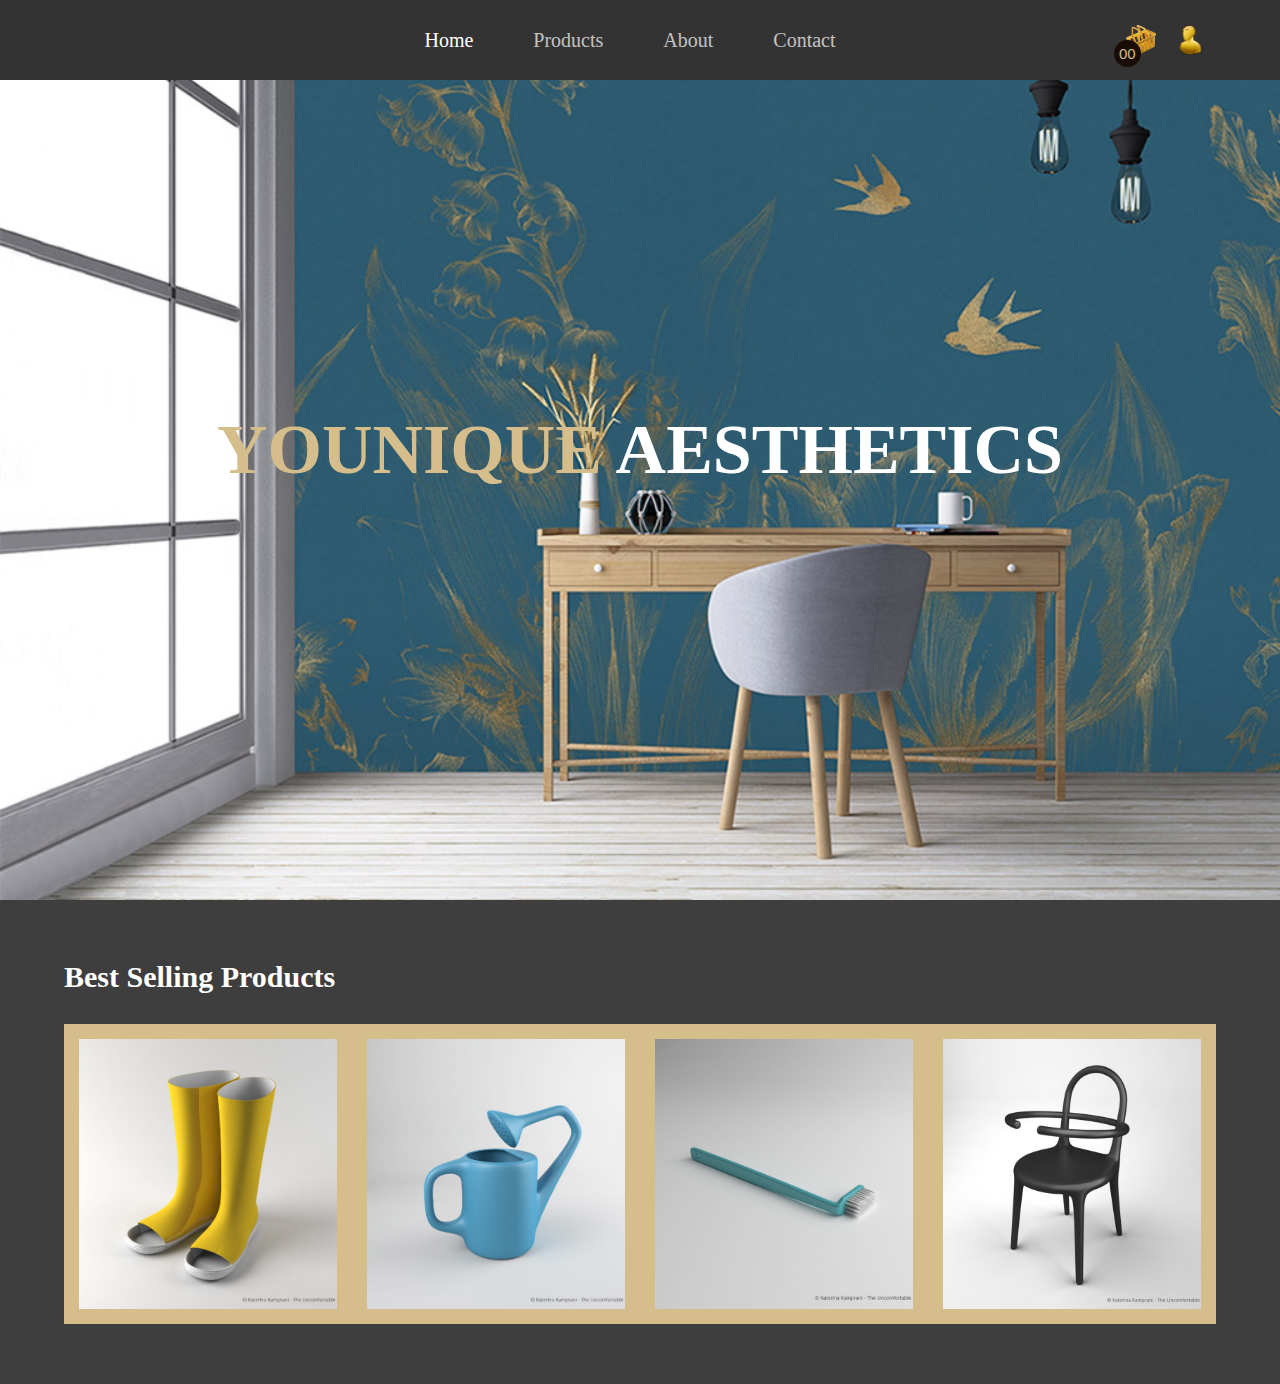
<file: index.html>
<!DOCTYPE html>
<html lang="en">
<head>
     <meta charset="UTF-8">
     <meta http-equiv="X-UA-Compatible" content="IE=edge">
     <meta name="viewport" content="width=device-width, initial-scale=1.0">
     <title>Home</title>
     <link rel="stylesheet" href="style.css">
</head>
<body>

     <!--Navbar Section-->
     <nav class="navbar">
          <ul class="links-container">
               <li class="link-item"><a href="#" class="link active">Home</a></li>
               <li class="link-item"><a href="product.html" class="link">Products</a></li>
               <li class="link-item"><a href="signup-2.html" class="link">About</a></li>
               <li class="link-item"><a href="login.html" class="link">Contact</a></li>
          </ul>
          <div class="user-interactions">
               <div class="cart">
                    <img src="cart-1.png" class="cart-icon">
                    <span class="cart-item-count">00</span>
               </div>
               <div class="user">
                    <img src="user-2.png" class="user-icon" alt="">
               </div>
          </div>
     </nav>
     <!--Hero Section-->
     <div class="header-section">
          <h1 class="header-heading"><span>YOUNIQUE</span> AESTHETICS</h1>
     </div>

     <!--Best selling products-->
     <section class="best-selling-products-section">
          <h1 class="section-title">Best Selling Products</h1>
          <div class="product-container">
               <div class="product-card">
                    <img src="p1.jpg" class="product-img" alt="">
                    <p class="product-name">Welcome Boots</p>
               </div>
     
               <div class="product-card">
                    <img src="p2.jpg" class="product-img" alt="">
                    <p class="product-name">Flower Yourself</p>
               </div>
          
               <div class="product-card">
                    <img src="p3.jpg" class="product-img" alt="">
                    <p class="product-name">Crooked Brush</p>
               </div>
          
               <div class="product-card">
                    <img src="p4.jpg" class="product-img" alt="">
                    <p class="product-name">No-touch Chair</p>
               </div>
          </div>
     </section>
</body>
</html>
</file>
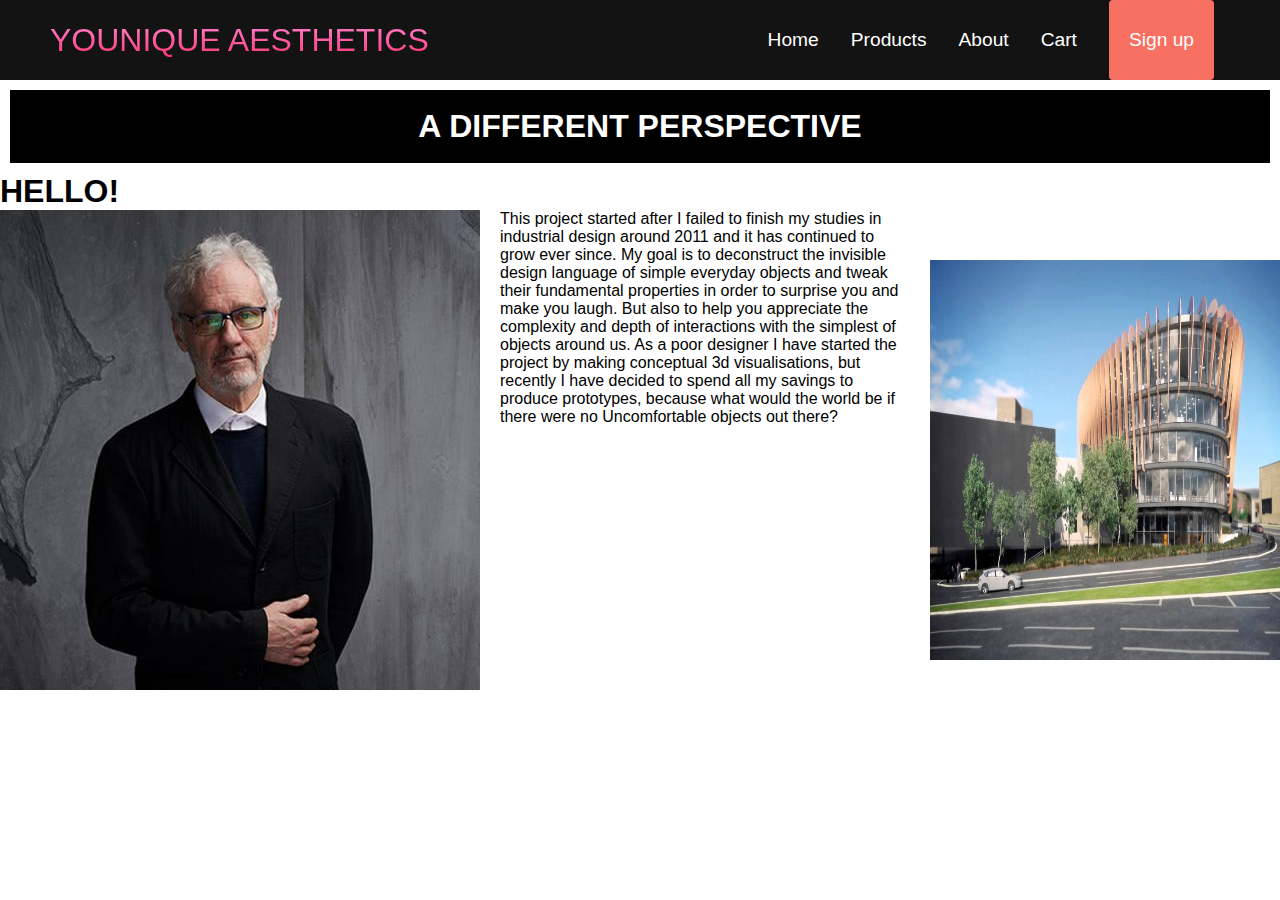
<file: about.html>
<html>
<!--about page-->
<head>
    <title>About</title>
</head>
<style>
*{
    box-sizing: border-box;
    margin: 0;
    padding: 0;
    font-family: 'Helvetica', sans-serif;
}

.navbar{
    background-color: #131313;
    height: 80;
    display:flex;
    justify-content: center;
    align-items:center;
    font-size: 1.2rem;
    position: sticky;
    top:0;
    z-index: 999; 
}

.navbar_container{
    display:flex;
    justify-content: space-between;
    height: 80px;
    z-index: 1;
    width: 100%;
    max-width: 1300px; 
    margin: 0 auto;
    padding: 0 50px;

}

#navbar_logo{
    background-color:green;
    background-image:linear-gradient(to top, #ff0844 0%, #ffb1ff 100%);
    background-size: 100%;
    -webkit-background-clip: text;
    -moz-background-clip: text;
    -webkit-text-fill-color: transparent;
    -moz-text-fill-color: transparent;
    display: flex;
    align-items: center;
    cursor: pointer;
    text-decoration: none;
    font-size: 2rem;
}

.fa-gem{
    margin-right: 0.5rem;
}

.navbar_menu{
    display: flex;
    align-items: center;
    list-style: none;
    text-align: center;
}

.navbar_items{
    height: 80px;
}

.navbar_links{
    color: white;
    display:flex;
    align-items: center;
    justify-content: center;
    text-decoration: none;
    padding: 0 1rem;
    height: 100%;
}

.navbar_btn{
    display:flex;
    align-items: center;
    justify-content: center;
    text-decoration: none;
    padding: 0 1rem;
    height: 100%;
}

.button{
    display:flex;
    justify-content: center;
    align-items: center;
    text-decoration: none;
    padding: 10px 20px;
    height: 100%;
    width: 100%;
    border:none;
    outline: none;
    border-radius: 4px;
    background: #f77062;
    color:#fff;
}

.button:hover{
    background: rgb(149, 50, 50);
    transition: all 0.3s ease;
}

.navbar_links:hover{
    background: rgb(149, 50, 50);
    transition: all 0.3s ease;
}

body {
  margin: 0;
  font-family: Arial;
  background-color: white;
}

.aboutbox {
  margin: 10px;
  background-color: #000000;
}
.about{
    text-align: center;
    color: white;
}
.para{
    text-align: left;
    position: absolute;
    top: 210px;
    left: 500px;
    width: 400px;
    
}

#buildingimg{
    position:absolute;
    top: 50px;
    left: 430px;

}

</style>
<body>
    <!--Navbar Section-->
    <nav class="navbar">
        <div class="navbar_container">
             <a href="/index.html" id="navbar_logo">YOUNIQUE AESTHETICS</a>
             <ul class="navbar_menu">
             <li class="navbar_item">
                  <a href="/index.html" class="navbar_links">Home</a>
             </li>
             <li class="navbar_item">
                  <a href="/products.html" class="navbar_links">Products</a>
             </li>
             <li class="navbar_item">
                  <a href="/about.html" class="navbar_links">About</a>
             </li>

             <li class="navbar_item">
                  <a href="/products.html" class="navbar_links">Cart</a>
             </li>
             <li class="navbar_btn">
                  <a href="/signup.html" class="button">Sign up</a>
             </li>
             </ul>
        </div>
   </nav>
  <div class="aboutbox">
    <div class="about">
        <br>
        <h1>A DIFFERENT PERSPECTIVE</h1>
        <br>
    </div>
</div>  
    <h1>HELLO!</h1>
    <img src="james.jpg">
    <div class="para">
    <p>This project started after I failed to finish my studies in industrial design around 2011 and it has continued to grow ever since. My goal is to deconstruct the invisible design language of simple everyday objects and tweak their fundamental properties in order to surprise you and make you laugh. But also to help you appreciate the complexity and depth of interactions with the simplest of objects around us. As a poor designer I have started the project by making conceptual 3d visualisations, but recently I have decided to spend all my savings to produce prototypes, because what would the world be if there were no Uncomfortable objects out there?</p>
    </p>
    <img src="building.jpg", style="height: 400px; width: 400px;", id="buildingimg">
    </div>
 
</body>
</html>
</file>
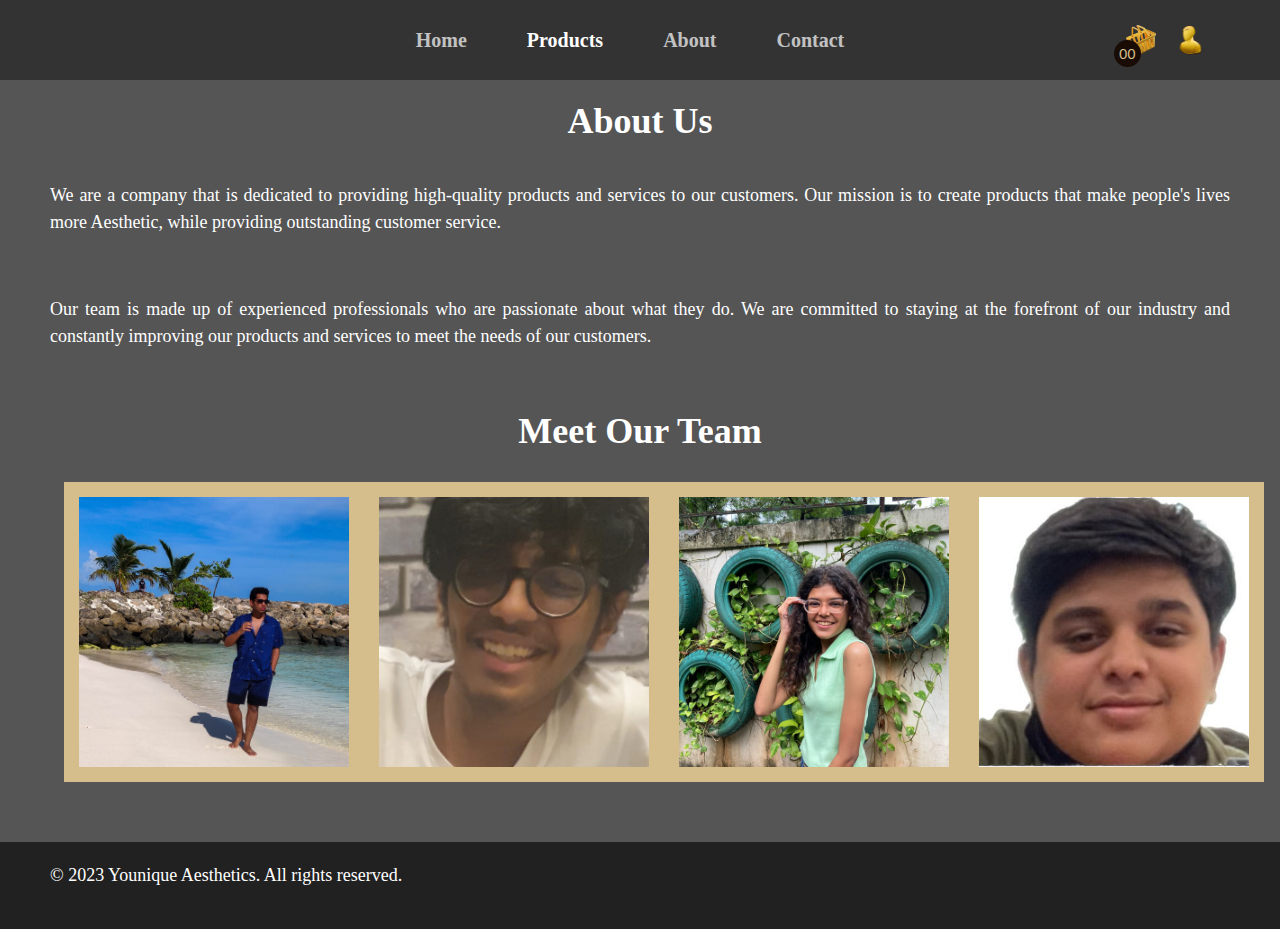
<file: aboutus.html>
<!DOCTYPE html>
<html>
  <head>
    <title>About Us</title>
    <link rel="stylesheet" href="aboutus.css">
    <link rel="stylesheet" href="style.css">
  </head>
  <body>
     <!--Navbar Section-->
     <nav class="navbar">
        <ul class="links-container">
             <li class="link-item"><a href="index.html" class="link">Home</a></li>
             <li class="link-item"><a href="product.html" class="link active">Products</a></li>
             <li class="link-item"><a href="signup-2.html" class="link">About</a></li>
             <li class="link-item"><a href="login.html" class="link">Contact</a></li>
        </ul>
        <div class="user-interactions">
           <div class="cart">
                <a href="cart.html">
                    <img src="cart-1.png" class="cart-icon">
               </a>
                    <span class="cart-item-count">00</span>
               </div>
               <div class="user">
                    <a href="login.html">
                    <img src="user-2.png" class="user-icon" alt="">
               </a>
   </nav>
   
    <main>
      <section class="about">
        <h1>About Us</h1>
        <p>We are a company that is dedicated to providing high-quality products and services to our customers. Our mission is to create products that make people's lives more Aesthetic, while providing outstanding customer service.</p>
        <p>Our team is made up of experienced professionals who are passionate about what they do. We are committed to staying at the forefront of our industry and constantly improving our products and services to meet the needs of our customers.</p>
      </section>
      <h2>Meet Our Team</h2>
      <section class="team">

        <div class="product-container">
            <div class="product-card">
                 <img src="prakhar.jpg" class="product-img" alt="">
                 <p class="product-name">Prakhar Gupta</p>
            </div>
  
            <div class="product-card">
                 <img src="yash.jpg" class="product-img" alt="">
                 <p class="product-name">Yash Jain</p>
            </div>
       
            <div class="product-card">
                 <img src="shriya.jpg" class="product-img" alt="">
                 <p class="product-name">Shriya Sankhe</p>
            </div>
       
            <div class="product-card">
                 <img src="divit.jpg" class="product-img" alt="">
                 <p class="product-name">Divit Prasad</p>
            </div>
       </div>
      </section>
    </main>
    <footer>
      <p>&copy; 2023 Younique Aesthetics. All rights reserved.</p>
    </footer>
  </body>
</html>
</file>
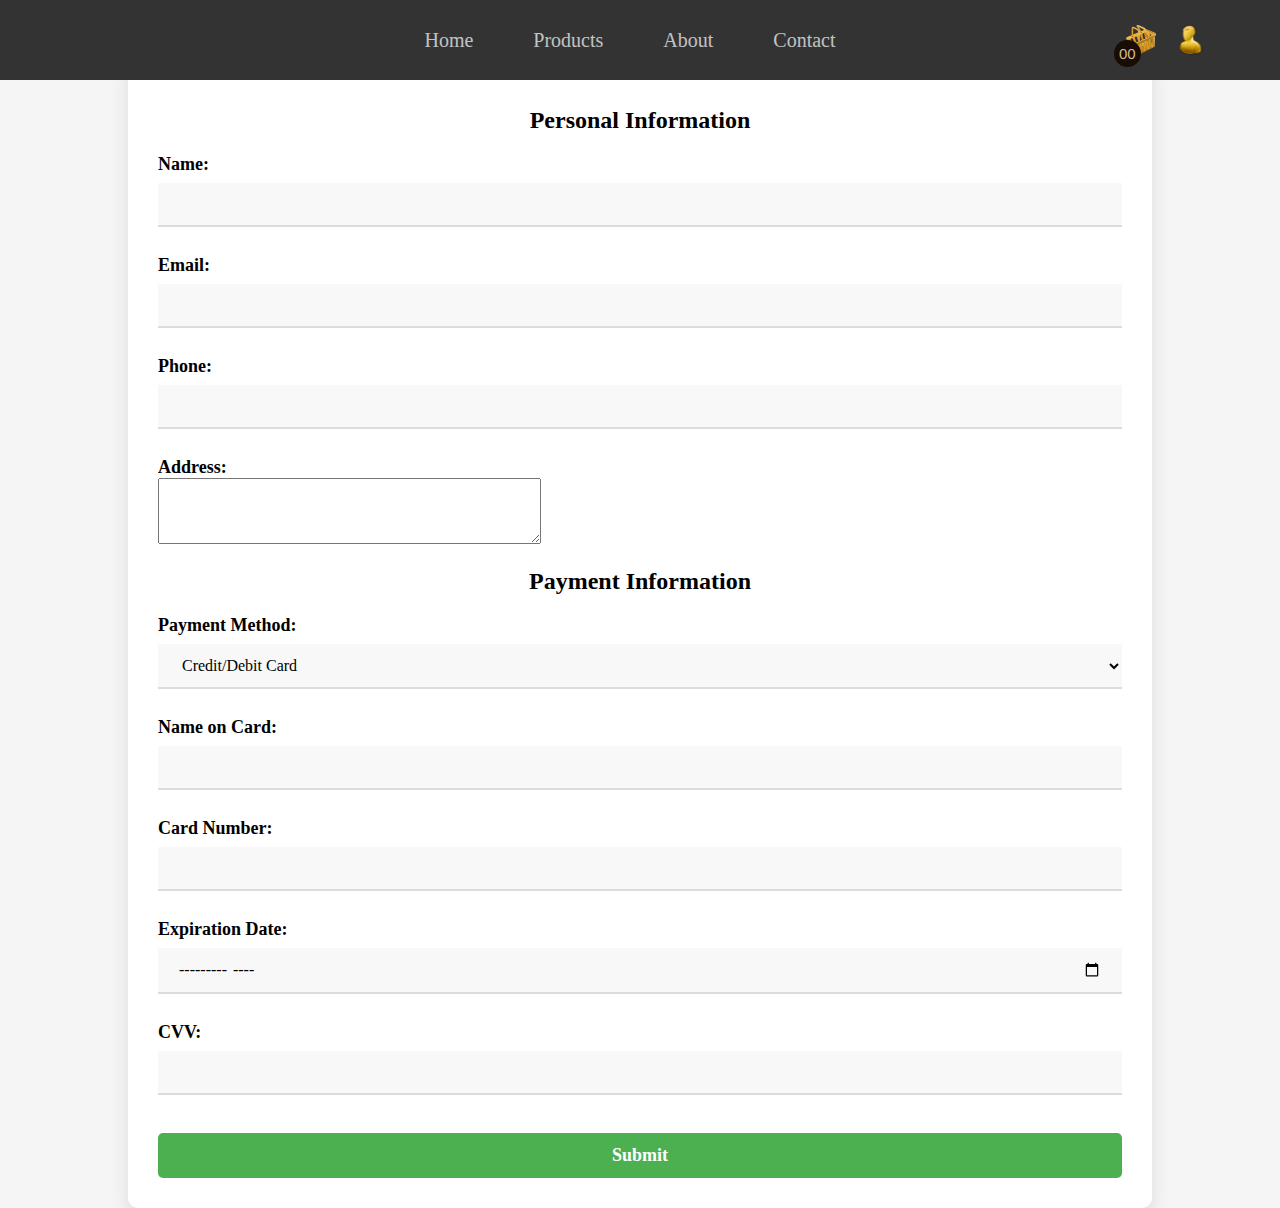
<file: checkout.html>
<!DOCTYPE html>
<html>
  <head>
    <title>Checkout</title>
    <link rel="stylesheet" href="checkout.css">
    <link rel="stylesheet" href="style.css">
  </head>
  <body>
        <!--Navbar Section-->
        <nav class="navbar">
            <ul class="links-container">
                 <li class="link-item"><a href="index.html" class="link">Home</a></li>
                 <li class="link-item"><a href="product.html" class="link">Products</a></li>
                 <li class="link-item"><a href="signup-2.html" class="link">About</a></li>
                 <li class="link-item"><a href="login.html" class="link">Contact</a></li>
            </ul>
            <div class="user-interactions">
                 <div class="cart">
                    <a href="cart.html">
                        <img src="cart-1.png" class="cart-icon">
                   </a>
                        <span class="cart-item-count">00</span>
                   </div>
                   <div class="user">
                        <a href="login.html">
                        <img src="user-2.png" class="user-icon" alt="">
                   </a>
            </div>
       </nav>
    <h1>Checkout</h1>
    <form>
      <h2>Personal Information</h2>
      <label for="name">Name:</label>
      <input type="text" id="name" name="name" required>
      <label for="email">Email:</label>
      <input type="email" id="email" name="email" required>
      <label for="phone">Phone:</label>
      <input type="tel" id="phone" name="phone" pattern="[0-9]{3}-[0-9]{3}-[0-9]{4}" required>
      <label for="address">Address:</label>
      <textarea id="address" name="address" rows="4" cols="50" required></textarea>
      
      <h2>Payment Information</h2>
      <label for="paymentMethod">Payment Method:</label>
      <select id="paymentMethod" name="paymentMethod" required>
        <option value="card">Credit/Debit Card</option>
        <option value="cod">Cash on Delivery</option>
        <option value="gpay">Google Pay</option>
        <option value="paytm">Paytm</option>
      </select>
      <label for="cardname">Name on Card:</label>
      <input type="text" id="cardname" name="cardname" required>
      <label for="cardnumber">Card Number:</label>
      <input type="text" id="cardnumber" name="cardnumber" pattern="[0-9]{16}" required>
      <label for="expdate">Expiration Date:</label>
      <input type="month" id="expdate" name="expdate" required>
      <label for="cvv">CVV:</label>
      <input type="text" id="cvv" name="cvv" pattern="[0-9]{3}" required>
      
      <button type="submit">Submit</button>
    </form>
  </body>
</html>
</file>
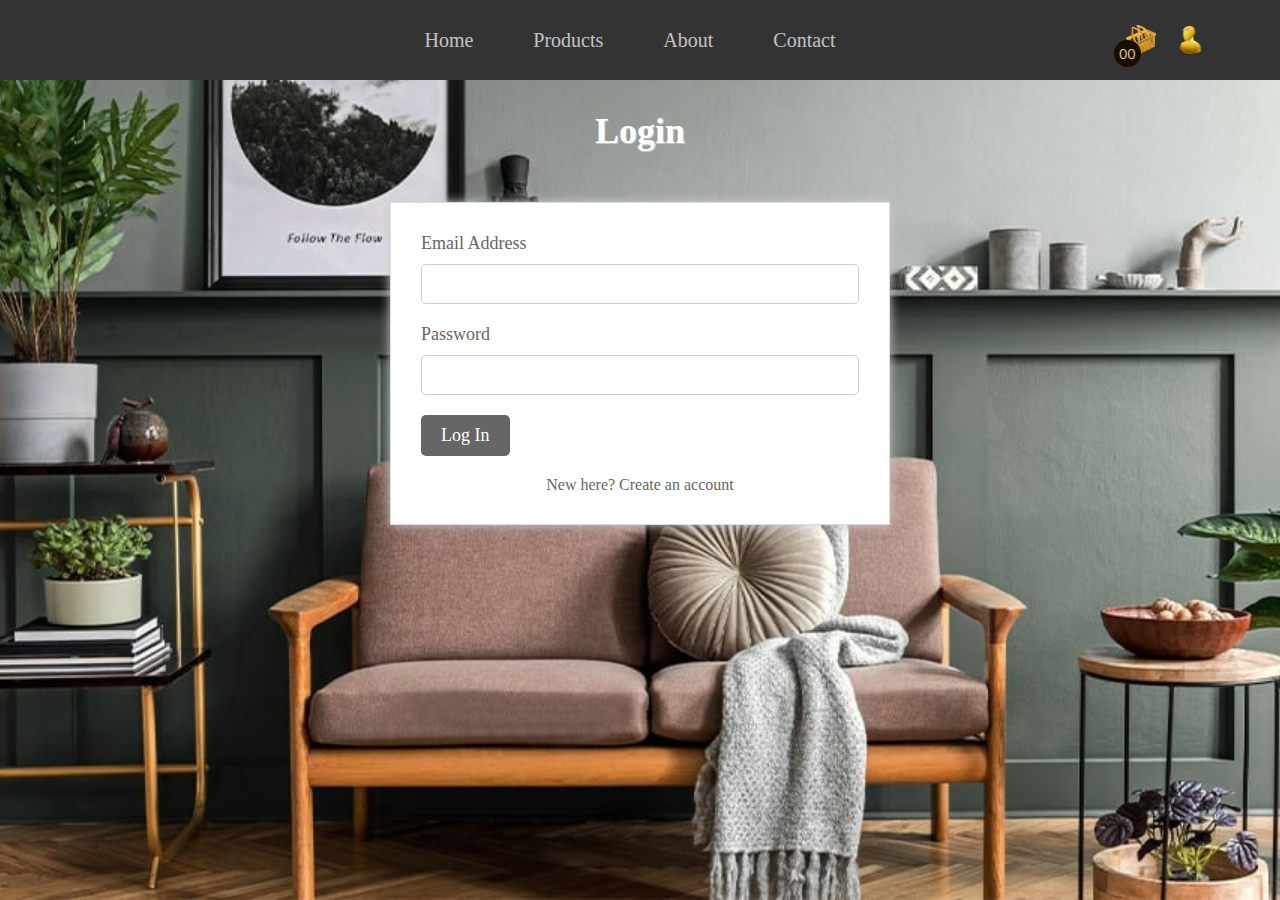
<file: login.html>
<!DOCTYPE html>
<html>
<head>
    <link rel="stylesheet" href="style.css">
	<title>Login | Home Decor Store</title>
	<style>
		body {
			font-family: Arial, sans-serif;
            background-image: url(1649240727interior-design-ideas-of-2022-banner.jpg);
			background-size: cover;
			background-position: center;
			background-attachment: fixed;
			color: #fff;
		}

		h1 {
			text-align: center;
			margin-top: 110px;
			color: #fff;
			font-weight: bold;
			font-size: 36px;
			text-shadow: 1px 1px 1px #ccc;
		}

		form {
			background-color: #fff;
			border: 1px solid #ddd;
			padding: 30px;
			margin: 50px auto;
			max-width: 500px;
			box-shadow: 0px 0px 10px #ccc;
		}

		label {
			display: block;
			margin-bottom: 10px;
			color: #666;
			font-size: 18px;
		}

		input[type="text"], input[type="password"] {
			display: block;
			width: 100%;
			padding: 10px;
			border: 1px solid #ccc;
			border-radius: 5px;
			margin-bottom: 20px;
			box-sizing: border-box;
			font-size: 16px;
		}

		input[type="submit"] {
			background-color: #666;
			color: #fff;
			border: none;
			padding: 10px 20px;
			border-radius: 5px;
			font-size: 18px;
			cursor: pointer;
		}

		input[type="submit"]:hover {
			background-color: #d5be80;
		}

		.new-account-link {
			display: block;
			margin-top: 20px;
			text-align: center;
			color: #666;
			text-decoration: none;
			font-size: 16px;
		}

		.new-account-link:hover {
			color: #d5be80;
		}

        nav {
			background-color: #333;
			color: #fff;
			display: flex;
			justify-content: space-between;
			align-items: center;
			position: fixed;
			top: 0;
			width: 100%;
			z-index: 1;
		}

		nav a {
			color: #fff;
			text-decoration: none;
			margin-right: 20px;
			font-size: 18px;
		}

		nav a:hover {
			color: #d5be80;
		}
	</style>
</head>
<body>
    <!--Navbar Section-->
    <nav class="navbar">
        <ul class="links-container">
             <li class="link-item"><a href="index.html" class="link">Home</a></li>
             <li class="link-item"><a href="product.html" class="link">Products</a></li>
             <li class="link-item"><a href="signup-2.html" class="link">About</a></li>
             <li class="link-item"><a href="login.html" class="link">Contact</a></li>
        </ul>
        <div class="user-interactions">
             <div class="cart">
                  <img src="cart-1.png" class="cart-icon">
                  <span class="cart-item-count">00</span>
             </div>
             <div class="user">
                  <img src="user-2.png" class="user-icon" href="signup-2.html" alt="">
             </div>
        </div>
   </nav>
	<h1>Login</h1>
	<form>
		<label for="email">Email Address</label>
		<input type="text" id="email" name="email" required>

		<label for="password">Password</label>
		<input type="password" id="password" name="password" minlength="8" required>

		<input type="submit" value="Log In">
		<a href="signup-2.html" class="new-account-link">New here? Create an account</a>
	</form>
</body>
</html>
</file>
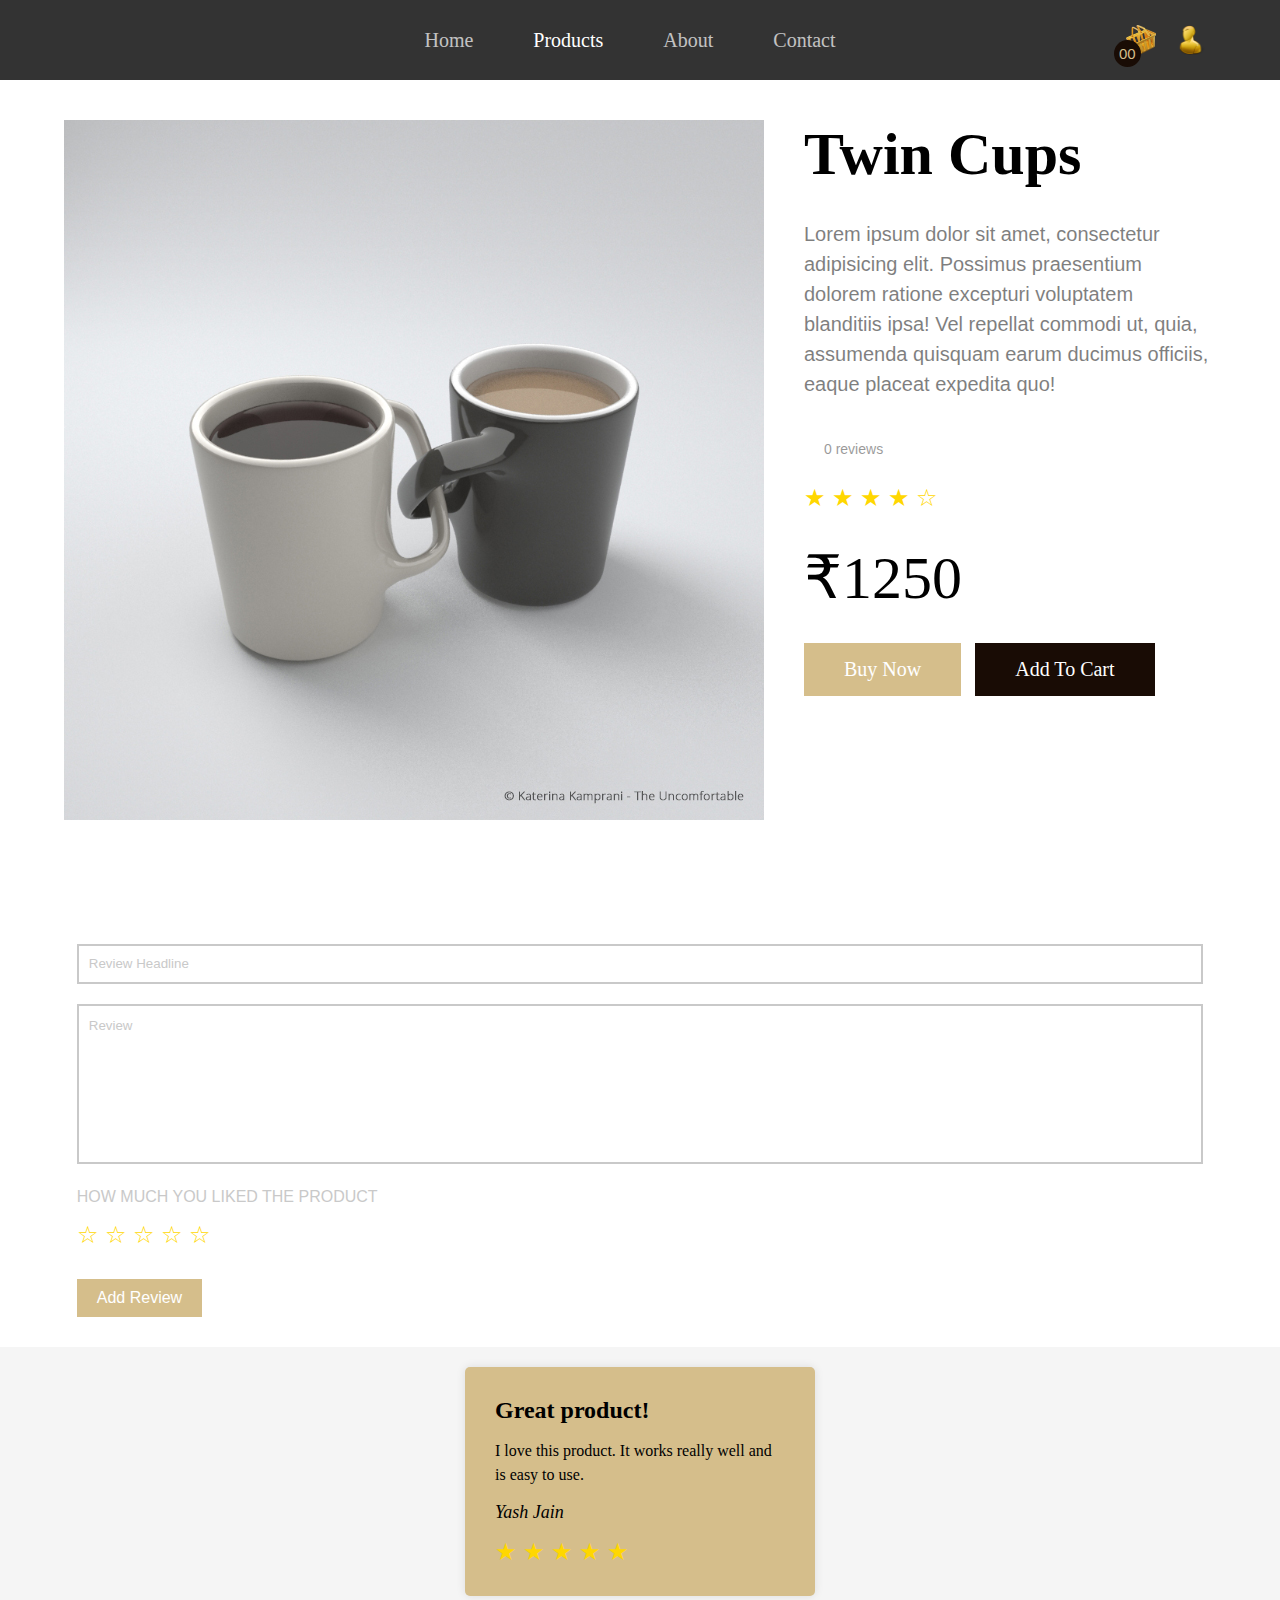
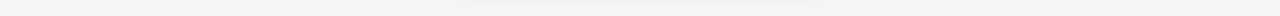
<file: product.html>
<!DOCTYPE html>
<html lang="en">
<head>
    <meta charset="UTF-8">
    <meta http-equiv="X-UA-Compatible" content="IE=edge">
    <meta name="viewport" content="width=device-width, initial-scale=1.0">
    <link rel="stylesheet" href="prod.css">
    <link rel="stylesheet" href="style.css">
    <title>Document</title>
</head>
<body>
         <!--Navbar Section-->
         <nav class="navbar">
            <ul class="links-container">
                 <li class="link-item"><a href="index.html" class="link">Home</a></li>
                 <li class="link-item"><a href="product.html" class="link active">Products</a></li>
                 <li class="link-item"><a href="signup-2.html" class="link">About</a></li>
                 <li class="link-item"><a href="login.html" class="link">Contact</a></li>
            </ul>
            <div class="user-interactions">
                <div class="cart">
                <a href="cart.html">
                    <img src="cart-1.png" class="cart-icon">
               </a>
                    <span class="cart-item-count">00</span>
               </div>
               <div class="user">
                    <a href="login.html">
                    <img src="user-2.png" class="user-icon" alt="">
               </a>
               </div>
            </div>
       </nav>
       
       <!-- Product details -->
       <section class="product-section">
        <img src="p5.jpg" class="product-img" alt="">
        <div class="product-detail">
            <h1 class="product-title"> Twin Cups </h1>
            <p class="product-des">Lorem ipsum dolor sit amet, consectetur adipisicing elit. Possimus praesentium dolorem ratione excepturi voluptatem blanditiis ipsa! Vel repellat commodi ut, quia, assumenda quisquam earum ducimus officiis, eaque placeat expedita quo! </p>
            <div class="ratings">   
                <span class="rating-count">0 reviews</span>
            </div>

            <div class="review-rating">
                <span class="rating-star">&#9733;</span>
                <span class="rating-star">&#9733;</span>
                <span class="rating-star">&#9733;</span>
                <span class="rating-star">&#9733;</span>
                <span class="rating-star">&#9734;</span>
              </div>
            <p class="price">₹1250</p>
            <div class="btn-container">
                <button class="product-btn buy-btn">Buy Now</button>
                <button class="product-btn cart-btn">Add to Cart</button>
            </div>
        </div>
       </section>

       <section class="add-review-section">
        <h1 class="section-title">Add a review</h1>
        <input type="text" class="review-headline" placeholder="review headline">
        <textarea placeholder="review" class="review-field"></textarea>
        <p class="rating-text">How much you liked the product</p>

        <div class="review-rating">
            <span class="rating-star">&#9734;</span>
            <span class="rating-star">&#9734;</span>
            <span class="rating-star">&#9734;</span>
            <span class="rating-star">&#9734;</span>
            <span class="rating-star">&#9734;</span>
        </div>

        <button class="add-review-btn">Add review</button>
       </section>

<section class="reviews-section"> 
  <div class="reviews-container">
    <div class="review">
      <h2 class="review-title">Great product!</h2>
      <p class="review-text">I love this product. It works really well and is easy to use.</p>
        <p class="review-username"> Yash Jain</p>
      <div class="review-rating">
        <span class="rating-star">&#9733;</span>
        <span class="rating-star">&#9733;</span>
        <span class="rating-star">&#9733;</span>
        <span class="rating-star">&#9733;</span>
        <span class="rating-star">&#9733;</span>
      </div>
    </div>
  </div>
</section>


</body>
</html>
</file>
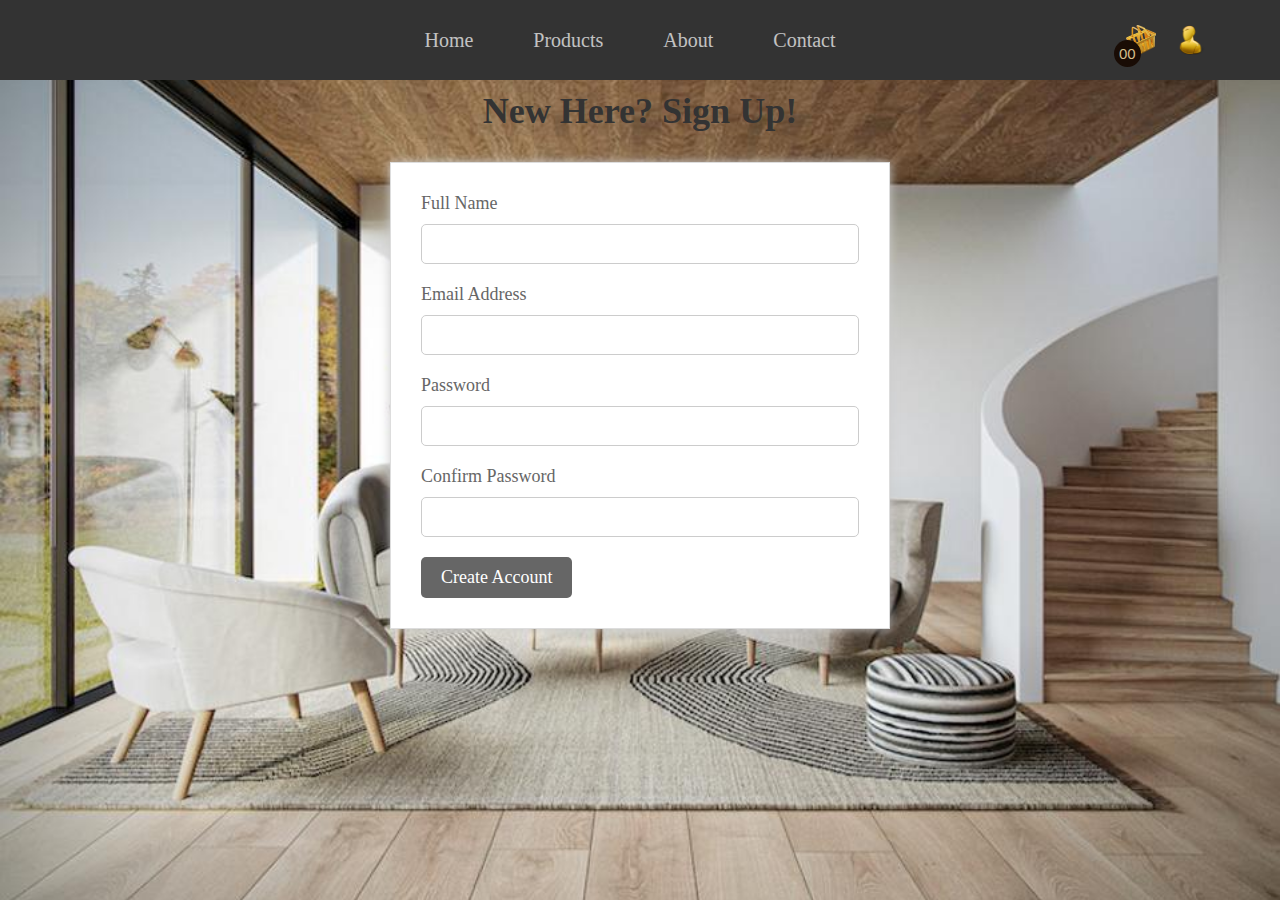
<file: signup-2.html>
<!DOCTYPE html>
<html>
    <link rel="stylesheet" href="style.css">
<head>
	<title>Sign Up</title>
	<style>
        *{
        box-sizing: border-box;
        margin: 0;
        padding: 0;
        }

		body {
			font-family: Arial, sans-serif;
			background-image: url(960x0.jpg);
			background-size: cover;
			background-position: center;
			background-attachment: fixed;
			color: #fff;
			
		}

		h1 {
			text-align: center;
			margin-top: 90px;
			color: #333;
			font-weight: bold;
			font-size: 36px;
			
		}

		form {
			background-color: #fff;
			border: 1px solid #ddd;
			padding: 30px;
			margin: 30px auto;
			max-width: 500px;
			box-shadow: 0px 0px 10px #ccc;
		}

		label {
			display: block;
			margin-bottom: 10px;
			color: #666;
			font-size: 18px;
		}

		input[type="text"], input[type="email"], input[type="password"] {
			display: block;
			width: 100%;
			padding: 10px;
			border: 1px solid #ccc;
			border-radius: 5px;
			margin-bottom: 20px;
			box-sizing: border-box;
			font-size: 16px;
		}

		input[type="submit"] {
			background-color: #666;
			color: #fff;
			border: none;
			padding: 10px 20px;
			border-radius: 5px;
			font-size: 18px;
			cursor: pointer; 
		}

		input[type="submit"]:hover {
			background-color: #d5be80;  
		}

		nav {
			background-color: #333;
			color: #fff;
			display: flex;
			justify-content: space-between;
			align-items: center;
			position: fixed;
			top: 0;
			width: 100%;
			z-index: 1;
		}

		nav a {
			color: #fff;
			text-decoration: none;
			margin-right: 20px;
			font-size: 18px;
		}

		nav a:hover {
			color: #d5be80;
		}
	</style>
</head>
<body>
         <!--Navbar Section-->
         <nav class="navbar">
            <ul class="links-container">
                 <li class="link-item"><a href="index.html" class="link">Home</a></li>
                 <li class="link-item"><a href="product.html" class="link">Products</a></li>
                 <li class="link-item"><a href="signup-2.html" class="link">About</a></li>
                 <li class="link-item"><a href="login.html" class="link">Contact</a></li>
            </ul>
            <div class="user-interactions">
                 <div class="cart">
                      <img src="cart-1.png" class="cart-icon">
                      <span class="cart-item-count">00</span>
                 </div>
                 <div class="user">
                      <img src="user-2.png" class="user-icon" href="signup-2.html" alt="">
                 </div>
            </div>
       </nav>
	<h1>New Here? Sign Up!</h1>
	<form>
		<label for="name">Full Name</label>
		<input type="text" id="name" name="name" required>

		<label for="email">Email Address</label>
		<input type="email" id="email" name="email" required>

		<label for="password">Password</label>
		<input type="password" id="password" name="password" minlength="8" required>

		<label for="confirm_password">Confirm Password</label>
		<input type="password" id="confirm_password" name="confirm_password" minlength="8" required>

		<input type="submit" value="Create Account">
	</form>
</body>
</html>
</file>
<file: style.css>
*{
    box-sizing: border-box;
    margin: 0;
    padding: 0;
    font-family: 'cinzel', serif;
}

.header-section{
    width: 100%;
    height: 100vh;
    background: url(img-2.jpg);
    background-size: cover;
    display: flex;
    justify-content: center;
    align-items: center;
}

.header-heading{
    font-size: 70px;
    text-transform: capitalize;
    color: #fff;
}

.header-heading span{
    color:#d5be8b
}

.navbar{
    width: 100%;
    height: 80px;
    position: fixed;
    top:0;
    left:0;
    display:flex;
    justify-content: center;
    z-index: 9;
    transition: 0.5s;
}

.links-container{
    display: flex;
    align-items: center;
    list-style: none;
}

.link-item{
    margin:10px;
}

.link{
    font-size: 20px;
    color: #fff;
    text-decoration: none;
    padding: 10px;
    opacity: 0.7;
    transition: 0.5s;
}

.link.active, .link:hover{
    opacity: 1;
}

.user-interactions{
    display: flex;
    position: absolute;
    right: 5vw;
    top:50%;
    transform: translateY(-50%);
}

.cart, .user{
    width: 30px;
    height: 30px;
    position: relative;
    margin: 10px;
    cursor: pointer;
}

.cart-item-count{
    font-family: 'lato', sans-serif;
    color: #d5be8b;
    padding: 5px;
    font-size: 15px;
    border-radius: 50%;
    background: #190c05;
    position: absolute;
    bottom: -12px;
    left: -12px;
}

.cart-icon, .user-icon{
    width:100%;
    height: 100%;
    object-fit: cover;
}

.best-selling-products-section{
    position: relative;
    padding: 60px 5vw;
    background-color: rgb(62, 62, 62);
}

.section-title{
    text-transform: capitalize;
    font-size: 30px;
    margin-bottom:30px;
    color:#fff;
    justify-content: center;
}

.product-container{
    display: flex;
    justify-content: space-between;
}

.product-card{
    border: 15px solid #d5be8b;
    width: 300px;
    height: 300px;
    overflow:hidden;
    position: relative;
    background: #d5be8b;
}

.product-img{
    width: 100%;
    height: 100%;
    object-fit: cover;
    transition: .5s;
}

.product-name{
    position: absolute;
    color: #fff;
    text-transform: capitalize;
    font-family: 'lato', sans-serif;
    font-size: 25px;
    bottom: 20px;
    left: 50%;
    transform: translateX(-50%);
    opacity: 0;
    transition: .5s;
}

.product-card:hover .product-name{
    opacity: 1;
}

.product-card:hover .product-img{
    opacity:0.5;
}

nav {
    background-color: #333;
    color: #fff;
    display: flex;
    justify-content: space-between;
    align-items: center;
    position: fixed;
    top: 0;
    width: 100%;
    z-index: 1;
}

nav a {
    color: #fff;
    text-decoration: none;
    margin-right: 20px;
    font-size: 18px;
}

nav a:hover {
    color: #d5be80;
}
</file>
<file: aboutus.css>
body {
    font-family: Arial, sans-serif;
            background-image: url(gray-bg.jpg);
			background-size: cover;
			background-position: center;
			background-attachment: fixed;
    font-family: 'Open Sans', sans-serif;
    margin: 0;
    padding: 0;
    background-color: #f9f6f0;
  }
  
  header {

    background-color: #ffd15c;
    padding: 30px;
    text-align: center;
    color: #fff;
  }
  
  .container {
    width: 80%;
    margin: 0 auto;
    padding: 30px;
    background-color: #fff;
    border-radius: 5px;
    box-shadow: 0 2px 5px rgba(0, 0, 0, 0.3);
  }

  .about{
    margin-top: 100px;
  }
  
  h1 {
    text-align: center;
    font-size: 36px;
    font-weight: bold;
    margin-bottom: 20px;
    color: #fff;
  }
  
  h2 {
    text-align: center;
    font-size: 36px;
    font-weight: bold;
    margin-top: 40px;
    margin-bottom: 20px;
    color: #fff;
  }
  
  p {
    padding: 20px 50px;
    text-align: justify;
    font-size: 18px;
    line-height: 1.5;
    margin-bottom: 20px;
    color: #fff;
  }
  
  a {
    color: #ffd15c;
    text-decoration: none;
    font-weight: bold;
  }
  
  a:hover {
    color: #ffa600;
  }
  
  .team{
    width: 100%;
    margin-top: 120px;
    padding: 0px 5vw;
    display: flex;
    gap: 40px
  }

  .team-img{
    width: 70%;
    height: 600px;
    object-fit: cover;

  }

  .product-container{
    margin-top: -90px;
    display: flex;
    justify-content: space-between;
}

.product-card{
    border: 15px;
    width: 300px;
    height: 300px;
    overflow:hidden;
    position: relative;
    background: #d5be8b;
}

.product-img{
    width: 100%;
    height: 100%;
    object-fit: cover;
    transition: .5s;
}

.product-name{
    position: absolute;
    color: #fff;
    text-transform: capitalize;
    font-family: 'lato', sans-serif;
    font-size: 25px;
    bottom: 20px;
    left: 50%;
    transform: translateX(-60%);
    transition: .5s;
}

.product-card:hover .product-name{
    opacity: 1;
}

.product-card:hover .product-img{
    opacity:0.5;
}

/* Footer styles */
footer {
    margin-top: 60px;
    background-color: #212121;
    color: #fff;
    display: flex;
    justify-content: space-between;
    align-items: center;
  }
  
  .footer-links a {
    color: #fff;
    text-decoration: none;
    margin-left: 2rem;
    font-weight: bold;
    text-transform: uppercase;
    letter-spacing: 1px;
  }
</file>
<file: checkout.css>
body {
    font-family: 'Segoe UI', Tahoma, Geneva, Verdana, sans-serif;
    margin: 0;
    padding: 0;
    background-color: #f5f5f5;
  }
  
  h1, h2 {
    text-align: center;
    margin-top: 20px;
  }
  
  form {
    width: 80%;
    margin: 0 auto;
    background-color: #fff;
    padding: 30px;
    border-radius: 10px;
    box-shadow: 0 10px 20px rgba(0, 0, 0, 0.1);
  }
  
  label {
    display: block;
    margin-top: 20px;
    font-size: 18px;
    font-weight: bold;
  }
  
  input {
    width: 100%;
    padding: 12px 20px;
    margin: 8px 0;
    box-sizing: border-box;
    border: none;
    border-bottom: 2px solid #dcdcdc;
    background-color: #f8f8f8;
    font-size: 16px;
  }
  
  input:focus {
    border-bottom: 2px solid #4CAF50;
    outline: none;
  }
  
  select {
    width: 100%;
    padding: 12px 20px;
    margin: 8px 0;
    box-sizing: border-box;
    border: none;
    border-bottom: 2px solid #dcdcdc;
    background-color: #f8f8f8;
    font-size: 16px;
  }
  
  select:focus {
    border-bottom: 2px solid #4CAF50;
    outline: none;
  }
  
  button[type="submit"] {
    background-color: #4CAF50;
    color: #fff;
    padding: 12px 20px;
    border: none;
    border-radius: 5px;
    cursor: pointer;
    width: 100%;
    font-size: 18px;
    font-weight: bold;
    margin-top: 30px;
    transition: background-color 0.3s ease;
  }
  
  button[type="submit"]:hover {
    background-color: #45a049;
  }
  
  @media screen and (max-width: 768px) {
    form {
      width: 90%;
      padding: 20px;
    }
  
    input, select {
      font-size: 14px;
    }
  
    button[type="submit"] {
      font-size: 16px;
      margin-top: 20px;
    }
  }
</file>
<file: prod.css>
.product-section{
    width: 100%;
    margin-top: 120px;
    padding: 0px 5vw;
    display: flex;
    gap: 40px;

}

.product-img{
    width: 70%;
    height: 600px;
    object-fit: cover;

}

.product-title{
    font-size: 60px;

}

.product-des{
    margin: 30px 0;
    font-family: 'lato', sans-serif;
    opacity: 0.5;
    font-size: 20px;
    line-height: 30px;
}

.rating{
    display: flex;
}

.rating .star{
    width: 30px;
    height: 30px;
}

.rating-count{
    font-family: 'lato', sans-serif;
    opacity: 0.4;
    font-size: 14px;
    line-height: 40px;
    margin-left: 20px;

}

.price{
    font-size: 60px;
    margin: 30px 0;   
}

.product-btn{
    padding: 15px 40px;
    border: none;
    color: #fff;
    outline: none;
    margin-right: 10px;
    font-size: 20px;
    cursor: pointer;
    text-transform: capitalize;
}

.buy-btn{
    background-color: #d5be8b;
}

.cart-btn{
    background-color: #190c05;
}

.detail-des, .add-review-section{
    width: 100%;
    padding: 10px 6vw 0;
}

.review-headline, .review-field{
    width: 100%;
    height: 40px;
    border: 2px solid #c9c9c9;
    margin: 10px 0;
    padding: 10px;
    line-height: 40px;
    font-family: 'lato', sans-serif;
    color: #000;
    outline: none;
    text-transform: capitalize;
}

::placeholder{
    color: #c9c9c9; 
}

.review-field{
    height: 160px;
    resize: none;
    padding: 0 10px;
}

.review-headline:focus,
.review-field:focus{
    border-color: #d5be8b;

}

.review-headline:focus::placeholder,
.review-field:focus::placeholder{
    color: #d5be8b; 
}

.rating-text{
    font-family: 'lato', sans-serif;
    color: #c9c9c9;
    text-transform: uppercase;
    margin: 10px 0;
}

.rating-star{
    width: 30px;
    height: 30px;
    cursor: pointer;
}

.add-review-btn{
    border: none;
    outline: none;
    background: #d5be8b;
    padding: 10px 20px;
    color: #fff;
    font-family: 'lato', sans-serif;
    font-size: 16px;
    text-transform: capitalize;
    margin-top: 30px;
    cursor: pointer;
}

nav {
    background-color: #333;
    color: #fff;
    display: flex;
    justify-content: space-between;
    align-items: center;
    position: fixed;
    top: 0;
    width: 100%;
    z-index: 1;
}

nav a {
    color: #fff;
    text-decoration: none;
    margin-right: 20px;
    font-size: 18px;
}

nav a:hover {
    color: #d5be80;
}

/* Review section */
.reviews-section {
    padding: 70px 10;
    margin-top: 30px;
    background-color: whitesmoke;
  }
  
  .section-title {
    margin-top: 40px;
    text-align: center;
    font-size: 36px;
    font-weight: bold;
    margin-bottom: 30px;
  }
  
  .reviews-container {
    display: flex;
    flex-wrap: wrap;
    justify-content: center;
    max-width: 1200px;
    margin: 0 auto;
  }
  
  .review {
    width: 350px;
    padding: 30px;
    margin: 20px;
    background-color: #d5be8b;
    border-radius: 5px;
    box-shadow: 0px 0px 10px rgba(0, 0, 0, 0.1);
  }
  
  .review-title {
    font-size: 24px;
    font-weight: bold;
    margin-bottom: 15px;
  }
  
  .review-text {
    font-size: 16px;
    line-height: 1.5;
    margin-bottom: 15px;
  }
  
  .review-rating {
    font-size: 24px;
    margin-top: 15px;
  }
  
  .rating-star {
    color: #ffd700;
  }

  .review-username {
    font-size: 18px;
    font-style: italic;
    margin-top: 10px;
    text-align: left;
  }
</file>
